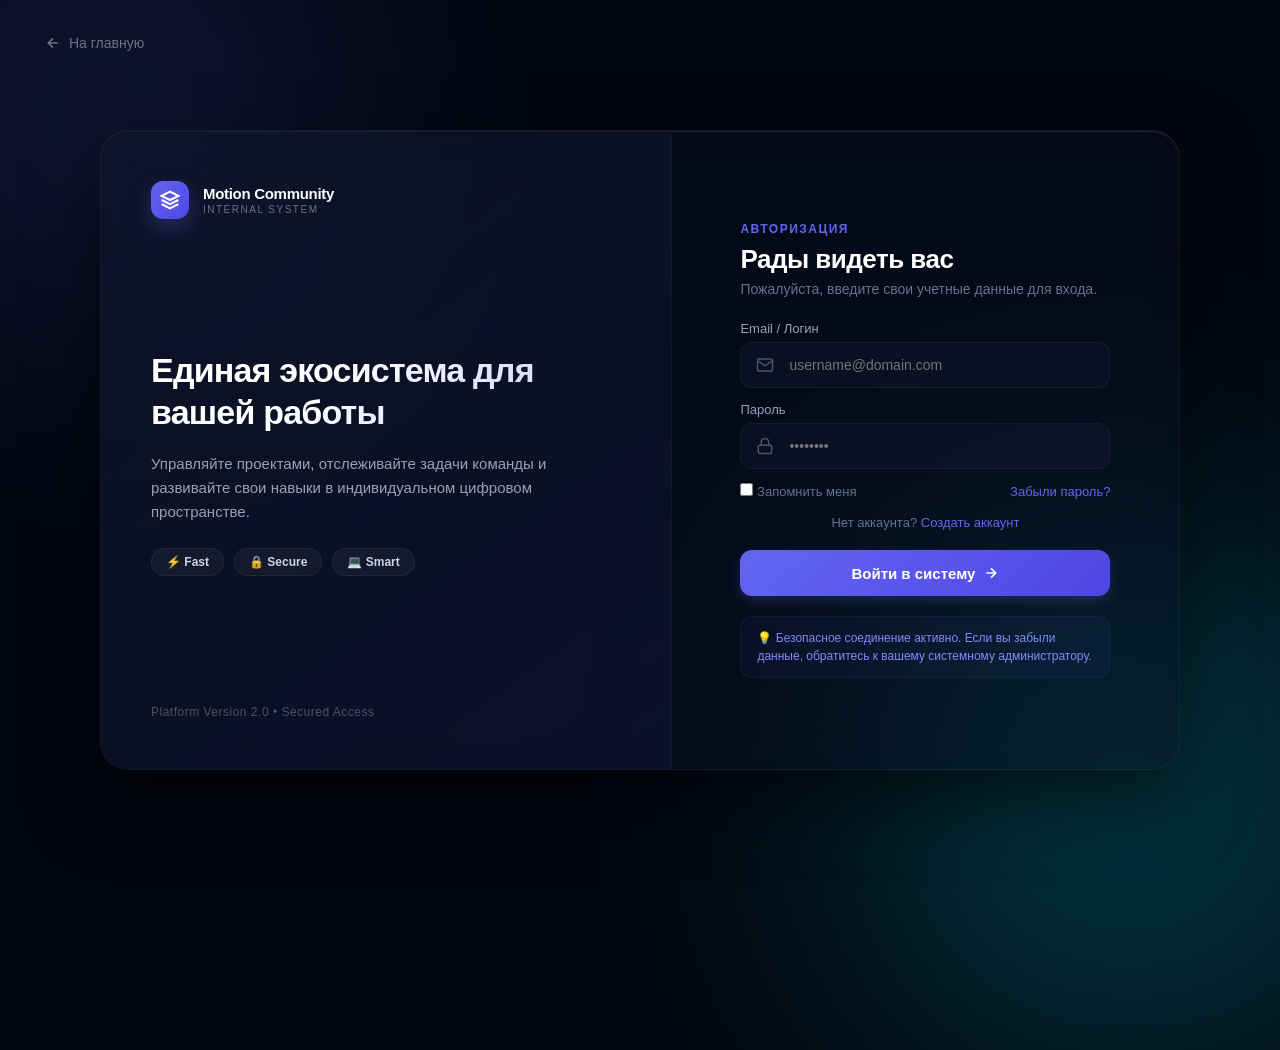
<file: dls/auth.html>
<!DOCTYPE html>
<html lang="ru">
<head>
    <meta charset="UTF-8">
    <meta name="viewport" content="width=device-width, initial-scale=1.0">
    <link rel="stylesheet" href="auth.css">
    <title>Authorization</title>
</head>
<body>
    <div id="toast-container" class="toast-container"></div>
    <div class="bg-sphere sphere-1"></div>
    <div class="bg-sphere sphere-2"></div>
    
    <a href="../index.html" class="back-to-home">
        <svg width="16" height="16" viewBox="0 0 24 24" fill="none" stroke="currentColor" stroke-width="2.5"><path d="M19 12H5M12 19l-7-7 7-7"/></svg>
        <span>На главную</span>
    </a>

    <div class="auth-wrapper">
        
        <div class="auth-left-panel">
            <div class="top-brand">
                <div class="custom-logo">
                    <svg width="20" height="20" viewBox="0 0 24 24" fill="none" stroke="#ffffff" stroke-width="2.5"><path d="M12 2L2 7l10 5 10-5-10-5zM2 17l10 5 10-5M2 12l10 5 10-5"/></svg>
                </div>
                <div class="brand-info">
                    <div class="brand-name">Motion Community</div>
                    <div class="brand-sub">INTERNAL SYSTEM</div>
                </div>
            </div>

            <div class="left-main-content">
                <h1 class="left-title">Единая экосистема для вашей работы</h1>
                <p class="left-desc">Управляйте проектами, отслеживайте задачи команды и развивайте свои навыки в индивидуальном цифровом пространстве.</p>
                
                <div class="features-list">
                    <span class="feature-tag">⚡ Fast</span>
                    <span class="feature-tag">🔒 Secure</span>
                    <span class="feature-tag">💻 Smart</span>
                </div>
            </div>

            <div class="left-footer">
                Platform Version 2.0 • Secured Access
            </div>
        </div>

        <div class="auth-right-panel">
            <div class="form-container">
                <span class="form-top-tag">Авторизация</span>
                <h2 class="form-main-title">Рады видеть вас</h2>
                <p class="form-main-desc">Пожалуйста, введите свои учетные данные для входа.</p>

                <form class="login-form" id="loginForm" novalidate>
                    <div class="input-block">
                        <label for="username">Email / Логин</label>
                        <div class="input-wrapper">
                            <svg class="input-icon" width="18" height="18" viewBox="0 0 24 24" fill="none" stroke="currentColor" stroke-width="2"><path d="M4 4h16c1.1 0 2 .9 2 2v12c0 1.1-.9 2-2 2H4c-1.1 0-2-.9-2-2V6c0-1.1.9-2 2-2z"/><polyline points="22,6 12,13 2,6"/></svg>
                            <input type="email" id="username" placeholder="username@domain.com" required>
                        </div>
                    </div>

                    <div class="input-block">
                        <label for="password">Пароль</label>
                        <div class="input-wrapper">
                            <svg class="input-icon" width="18" height="18" viewBox="0 0 24 24" fill="none" stroke="currentColor" stroke-width="2"><rect x="3" y="11" width="18" height="11" rx="2" ry="2"/><path d="M7 11V7a5 5 0 0 1 10 0v4"/></svg>
                            <input type="password" id="password" placeholder="••••••••" required>
                        </div>
                    </div>

                    <div class="form-options">
                        <label class="remember-me-container">
                            <input type="checkbox" id="rememberMe">
                            <span class="custom-checkbox"></span>
                            <span class="checkbox-text">Запомнить меня</span>
                        </label>
                        <a href="#forgot" class="forgot-link">Забыли пароль?</a>
                    </div>

                    <div class="form-options register-option">
                        <span class="checkbox-text">Нет аккаунта? <a href="register.html" class="forgot-link">Создать аккаунт</a></span>
                    </div>

                    <button type="submit" class="submit-btn">
                        <span>Войти в систему</span>
                        <svg width="16" height="16" viewBox="0 0 24 24" fill="none" stroke="currentColor" stroke-width="2.5"><path d="M5 12h14M12 5l7 7-7 7"/></svg>
                    </button>
                </form>

                <div class="info-notice-box">
                    💡 Безопасное соединение активно. Если вы забыли данные, обратитесь к вашему системному администратору.
                </div>
            </div>
        </div>

    </div>
    
</body>
<script src="script.js"></script>
</html>
</file>
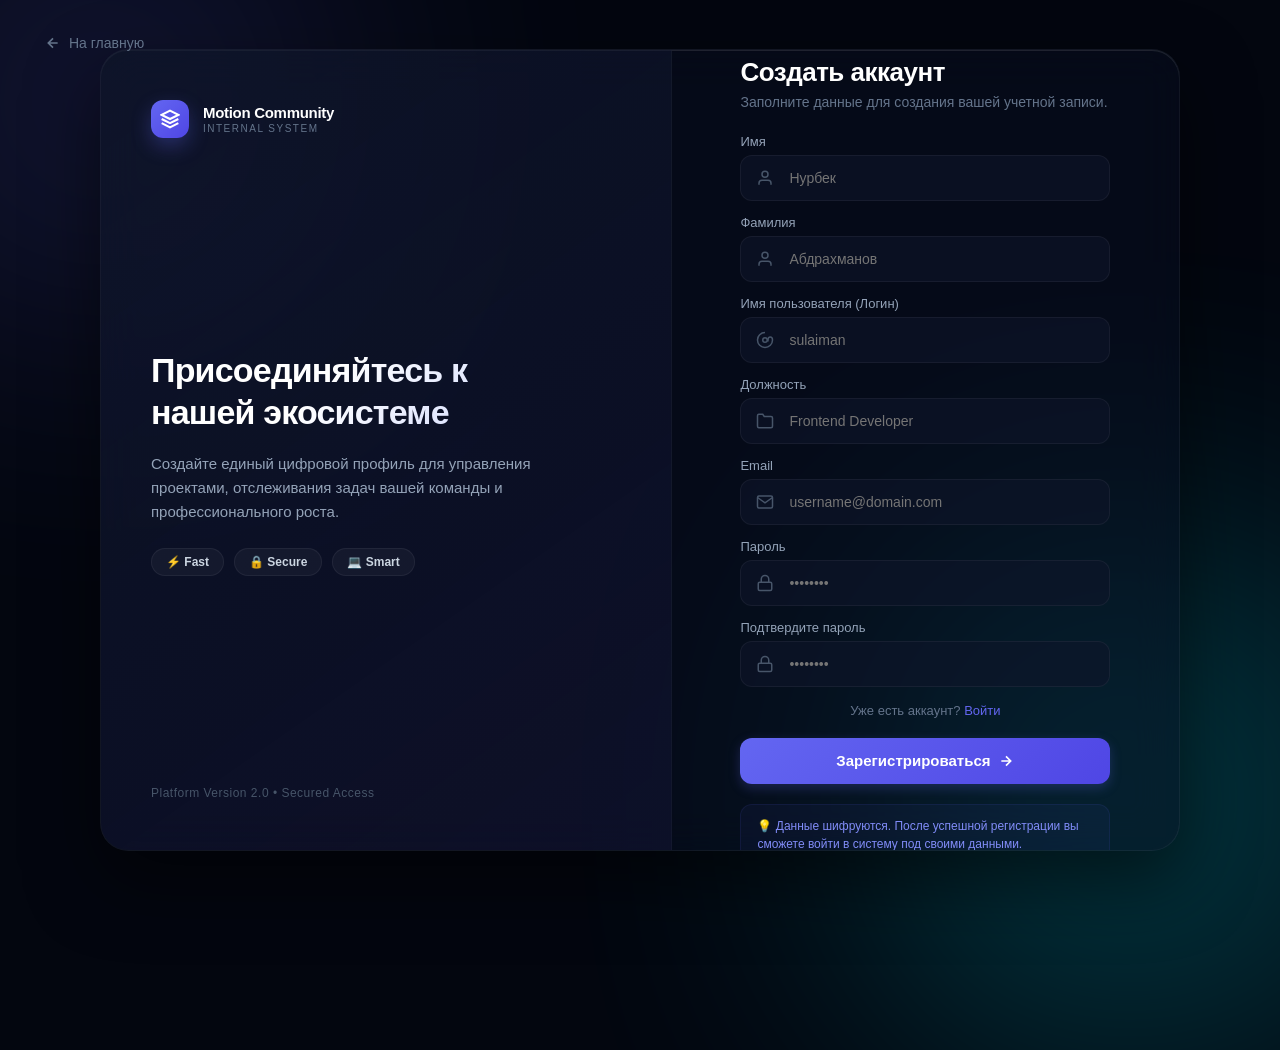
<file: dls/register.html>
<!DOCTYPE html>
<html lang="en">
<head>
    <meta charset="UTF-8">
    <meta name="viewport" content="width=device-width, initial-scale=1.0">
    <link rel="stylesheet" href="auth.css">
    <title>Register</title>
</head>
<body>
      
    <div id="toast-container" style="position: fixed; top: 20px; right: 20px; z-index: 9999;"></div>

    <div class="bg-sphere sphere-1"></div>
    <div class="bg-sphere sphere-2"></div>
    
    <a href="../index.html" class="back-to-home">
        <svg width="16" height="16" viewBox="0 0 24 24" fill="none" stroke="currentColor" stroke-width="2.5"><path d="M19 12H5M12 19l-7-7 7-7"/></svg>
        <span>На главную</span>
    </a>

    <div class="auth-wrapper">
        
        <div class="auth-left-panel">
            <div class="top-brand">
                <div class="custom-logo">
                    <svg width="20" height="20" viewBox="0 0 24 24" fill="none" stroke="#ffffff" stroke-width="2.5"><path d="M12 2L2 7l10 5 10-5-10-5zM2 17l10 5 10-5M2 12l10 5 10-5"/></svg>
                </div>
                <div class="brand-info">
                    <div class="brand-name">Motion Community</div>
                    <div class="brand-sub">INTERNAL SYSTEM</div>
                </div>
            </div>

            <div class="left-main-content">
                <h1 class="left-title">Присоединяйтесь к нашей экосистеме</h1>
                <p class="left-desc">Создайте единый цифровой профиль для управления проектами, отслеживания задач вашей команды и профессионального роста.</p>
                
                <div class="features-list">
                    <span class="feature-tag">⚡ Fast</span>
                    <span class="feature-tag">🔒 Secure</span>
                    <span class="feature-tag">💻 Smart</span>
                </div>
            </div>

            <div class="left-footer">
                Platform Version 2.0 • Secured Access
            </div>
        </div>

        <div class="auth-right-panel">
            <div class="form-container">
                <span class="form-top-tag">Регистрация</span>
                <h2 class="form-main-title">Создать аккаунт</h2>
                <p class="form-main-desc">Заполните данные для создания вашей учетной записи.</p>

                <form class="login-form" id="registerForm" novalidate>
                    <div class="input-block">
                        <label for="firstName">Имя</label>
                        <div class="input-wrapper">
                            <svg class="input-icon" width="18" height="18" viewBox="0 0 24 24" fill="none" stroke="currentColor" stroke-width="2"><path d="M20 21v-2a4 4 0 0 0-4-4H8a4 4 0 0 0-4 4v2"/><circle cx="12" cy="7" r="4"/></svg>
                            <input type="text" id="firstName" placeholder="Нурбек" required>
                        </div>
                    </div>

                    <div class="input-block">
                        <label for="lastName">Фамилия</label>
                        <div class="input-wrapper">
                            <svg class="input-icon" width="18" height="18" viewBox="0 0 24 24" fill="none" stroke="currentColor" stroke-width="2"><path d="M20 21v-2a4 4 0 0 0-4-4H8a4 4 0 0 0-4 4v2"/><circle cx="12" cy="7" r="4"/></svg>
                            <input type="text" id="lastName" placeholder="Абдрахманов" required>
                        </div>
                    </div>

                    <div class="input-block">
                        <label for="usernameInput">Имя пользователя (Логин)</label>
                        <div class="input-wrapper">
                            <svg class="input-icon" width="18" height="18" viewBox="0 0 24 24" fill="none" stroke="currentColor" stroke-width="2"><circle cx="12" cy="12" r="3"/><path d="M12 2a10 10 0 1 0 10 10c0-2.5-1.5-4-3-4s-3 1.5-3 4v2"/></svg>
                            <input type="text" id="usernameInput" placeholder="sulaiman" required>
                        </div>
                    </div>

                    <div class="input-block">
                        <label for="positionInput">Должность</label>
                        <div class="input-wrapper">
                            <svg class="input-icon" width="18" height="18" viewBox="0 0 24 24" fill="none" stroke="currentColor" stroke-width="2"><path d="M22 19a2 2 0 0 1-2 2H4a2 2 0 0 1-2-2V5a2 2 0 0 1 2-2h5l2 3h9a2 2 0 0 1 2 2z"/></svg>
                            <input type="text" id="positionInput" placeholder="Frontend Developer" required>
                        </div>
                    </div>

                    <div class="input-block">
                        <label for="emailInput">Email</label>
                        <div class="input-wrapper">
                            <svg class="input-icon" width="18" height="18" viewBox="0 0 24 24" fill="none" stroke="currentColor" stroke-width="2"><path d="M4 4h16c1.1 0 2 .9 2 2v12c0 1.1-.9 2-2 2H4c-1.1 0-2-.9-2-2V6c0-1.1.9-2 2-2z"/><polyline points="22,6 12,13 2,6"/></svg>
                            <input type="email" id="emailInput" placeholder="username@domain.com" required>
                        </div>
                    </div>

                    <div class="input-block">
                        <label for="password">Пароль</label>
                        <div class="input-wrapper">
                            <svg class="input-icon" width="18" height="18" viewBox="0 0 24 24" fill="none" stroke="currentColor" stroke-width="2"><rect x="3" y="11" width="18" height="11" rx="2" ry="2"/><path d="M7 11V7a5 5 0 0 1 10 0v4"/></svg>
                            <input type="password" id="password" placeholder="••••••••" required>
                        </div>
                    </div>

                    <div class="input-block">
                        <label for="confirmPassword">Подтвердите пароль</label>
                        <div class="input-wrapper">
                            <svg class="input-icon" width="18" height="18" viewBox="0 0 24 24" fill="none" stroke="currentColor" stroke-width="2"><rect x="3" y="11" width="18" height="11" rx="2" ry="2"/><path d="M7 11V7a5 5 0 0 1 10 0v4"/></svg>
                            <input type="password" id="confirmPassword" placeholder="••••••••" required>
                        </div>
                    </div>

                    <div class="form-options register-option">
                        <span class="checkbox-text">Уже есть аккаунт? <a href="auth.html" class="forgot-link">Войти</a></span>
                    </div>

                    <button type="submit" class="submit-btn">
                        <span>Зарегистрироваться</span>
                        <svg width="16" height="16" viewBox="0 0 24 24" fill="none" stroke="currentColor" stroke-width="2.5"><path d="M5 12h14M12 5l7 7-7 7"/></svg>
                    </button>
                </form>

                <div class="info-notice-box">
                    💡 Данные шифруются. После успешной регистрации вы сможете войти в систему под своими данными.
                </div>
            </div>
        </div>

    </div>
</body>
<script src="register.js"></script>
</html>
</file>
<file: dls/auth.css>
* {
  box-sizing: border-box;
  margin: 0;
  padding: 0;
}
body {
  font-family:
    -apple-system, BlinkMacSystemFont, "Segoe UI", Roboto, Helvetica, Arial,
    sans-serif;
  background-color: #03060f;
  color: #ffffff;
  min-height: 100vh;
  display: flex;
  align-items: center;
  justify-content: center;
  position: relative;
  overflow-x: hidden;
  padding: 40px 20px;
}

.bg-sphere {
  position: absolute;
  border-radius: 50%;
  filter: blur(140px);
  z-index: 1;
  opacity: 0.25;
}
.sphere-1 {
  width: 400px;
  height: 400px;
  background: #6366f1;
  top: -100px;
  left: -100px;
}
.sphere-2 {
  width: 500px;
  height: 500px;
  background: #00f2fe;
  bottom: -150px;
  right: -100px;
}

.back-to-home {
  position: absolute;
  top: 35px;
  left: 45px;
  color: #64748b;
  text-decoration: none;
  font-size: 14px;
  font-weight: 500;
  display: flex;
  align-items: center;
  gap: 8px;
  transition: all 0.3s ease;
  z-index: 10;
}
.back-to-home svg {
  transition: transform 0.3s ease;
}
.back-to-home:hover {
  color: #ffffff;
}
.back-to-home:hover svg {
  transform: translateX(-4px);
}

.auth-wrapper {
  display: flex;
  width: 100%;
  max-width: 1080px;
  min-height: 640px;
  height: auto;
  background: rgba(10, 17, 36, 0.45);
  backdrop-filter: blur(20px);
  -webkit-backdrop-filter: blur(20px);
  border-radius: 28px;
  overflow: hidden;
  z-index: 2;
  border: 1px solid rgba(255, 255, 255, 0.05);
  box-shadow:
    0 30px 70px rgba(0, 0, 0, 0.5),
    inset 0 1px 0 rgba(255, 255, 255, 0.1);
}

.auth-left-panel {
  flex: 1.1;
  background: linear-gradient(
    145deg,
    rgba(15, 23, 42, 0.6) 0%,
    rgba(30, 27, 75, 0.3) 100%
  );
  border-right: 1px solid rgba(255, 255, 255, 0.03);
  padding: 50px;
  display: flex;
  flex-direction: column;
  justify-content: space-between;
}
@media (max-width: 850px) {
  .auth-wrapper {
    flex-direction: column;
  }
  .auth-left-panel {
    border-right: none;
    border-bottom: 1px solid rgba(255, 255, 255, 0.03);
    padding: 40px 30px;
    gap: 30px;
  }
}
.top-brand {
  display: flex;
  align-items: center;
  gap: 14px;
}
.custom-logo {
  width: 38px;
  height: 38px;
  background: linear-gradient(135deg, #6366f1 0%, #4f46e5 100%);
  border-radius: 12px;
  display: flex;
  align-items: center;
  justify-content: center;
  box-shadow: 0 8px 20px rgba(99, 102, 241, 0.3);
}
.brand-name {
  font-size: 15px;
  font-weight: 700;
  letter-spacing: -0.3px;
}
.brand-sub {
  font-size: 10px;
  color: #64748b;
  letter-spacing: 1.5px;
  margin-top: 2px;
}
.left-main-content {
  max-width: 420px;
}
.left-title {
  font-size: 34px;
  font-weight: 800;
  line-height: 1.25;
  margin-bottom: 18px;
  letter-spacing: -0.8px;
  background: linear-gradient(135deg, #ffffff 40%, #c7d2fe 100%);
  -webkit-background-clip: text;
  -webkit-text-fill-color: transparent;
}
.left-desc {
  color: #94a3b8;
  font-size: 15px;
  line-height: 1.6;
  margin-bottom: 24px;
}
.features-list {
  display: flex;
  gap: 10px;
}
.feature-tag {
  background: rgba(255, 255, 255, 0.04);
  border: 1px solid rgba(255, 255, 255, 0.06);
  padding: 6px 14px;
  border-radius: 20px;
  font-size: 12px;
  font-weight: 600;
  color: #cbd5e1;
}
.left-footer {
  font-size: 12px;
  color: #475569;
  letter-spacing: 0.5px;
}

.auth-right-panel {
  flex: 1;
  display: flex;
  align-items: center;
  justify-content: center;
  padding: 40px;
  max-height: 800px;
  overflow-y: auto;
}
.form-container {
  width: 100%;
  max-width: 370px;
}
.form-top-tag {
  color: #6366f1;
  font-size: 12px;
  font-weight: 700;
  text-transform: uppercase;
  letter-spacing: 1.5px;
  display: block;
  margin-bottom: 8px;
}
.form-main-title {
  font-size: 26px;
  font-weight: 700;
  letter-spacing: -0.5px;
  margin-bottom: 6px;
}
.form-main-desc {
  color: #64748b;
  font-size: 14px;
  margin-bottom: 24px;
}
.login-form {
  display: flex;
  flex-direction: column;
  gap: 14px;
}
.input-block {
  display: flex;
  flex-direction: column;
  gap: 6px;
}
.input-block label {
  font-size: 13px;
  font-weight: 500;
  color: #94a3b8;
}
.input-wrapper {
  position: relative;
  display: flex;
  align-items: center;
}
.input-icon {
  position: absolute;
  left: 16px;
  color: #475569;
  pointer-events: none;
  transition: color 0.3s ease;
  display: flex;
  align-items: center;
  justify-content: center;
}
.input-wrapper input {
  width: 100%;
  height: 46px;
  background: rgba(15, 23, 42, 0.6);
  border: 1px solid rgba(255, 255, 255, 0.05);
  border-radius: 12px;
  padding: 0 16px 0 48px;
  color: #ffffff;
  font-size: 14px;
  outline: none;
  transition: all 0.3s ease;
}
.input-wrapper input:focus {
  border-color: #6366f1;
  background: rgba(15, 23, 42, 0.8);
  box-shadow: 0 0 0 4px rgba(99, 102, 241, 0.15);
}
.input-wrapper input:focus + .input-icon {
  color: #6366f1;
}
.form-options {
  display: flex;
  justify-content: space-between;
  align-items: center;
  font-size: 13px;
}
.register-option {
  justify-content: center;
  margin-top: 2px;
}
.checkbox-text {
  color: #64748b;
}
.forgot-link {
  color: #6366f1;
  text-decoration: none;
  font-weight: 500;
  transition: color 0.2s ease;
}
.forgot-link:hover {
  color: #818cf8;
  text-decoration: underline;
}
.submit-btn {
  height: 46px;
  background: linear-gradient(135deg, #6366f1 0%, #4f46e5 100%);
  border: none;
  border-radius: 12px;
  color: #ffffff;
  font-size: 15px;
  font-weight: 600;
  display: flex;
  align-items: center;
  justify-content: center;
  gap: 8px;
  cursor: pointer;
  transition: all 0.3s ease;
  box-shadow: 0 4px 12px rgba(99, 102, 241, 0.25);
  margin-top: 6px;
}
.submit-btn:hover {
  transform: translateY(-1px);
  box-shadow: 0 6px 20px rgba(99, 102, 241, 0.35);
}
.submit-btn svg {
  transition: transform 0.3s ease;
}
.submit-btn:hover svg {
  transform: translateX(3px);
}
.info-notice-box {
  margin-top: 20px;
  background: rgba(99, 102, 241, 0.05);
  border: 1px solid rgba(99, 102, 241, 0.1);
  border-radius: 12px;
  padding: 12px 16px;
  font-size: 12px;
  color: #818cf8;
  line-height: 1.5;
}

/* Стили валидации */
.error-active input {
  border-color: #ef4444 !important;
  box-shadow: 0 0 0 4px rgba(239, 68, 68, 0.15) !important;
}
.shake-animation {
  animation: shake 0.4s ease-in-out;
}
@keyframes shake {
  0%,
  100% {
    transform: translateX(0);
  }
  20%,
  60% {
    transform: translateX(-6px);
  }
  40%,
  80% {
    transform: translateX(6px);
  }
}
.toast-container {
  position: fixed;
  top: 24px;
  right: 24px;
  z-index: 9999;
  display: flex;
  flex-direction: column;
  gap: 12px;
}
.toast-notification {
  background: rgba(10, 17, 36, 0.7);
  backdrop-filter: blur(12px);
  -webkit-backdrop-filter: blur(12px);
  border: 1px solid rgba(99, 102, 241, 0.2);
  box-shadow:
    0 10px 30px rgba(0, 0, 0, 0.3),
    inset 0 1px 0 rgba(255, 255, 255, 0.1);
  padding: 16px 24px;
  border-radius: 14px;
  color: #ffffff;
  font-size: 14px;
  font-weight: 500;
  display: flex;
  align-items: center;
  gap: 12px;
  min-width: 300px;
  transform: translateX(120%);
  transition: transform 0.4s cubic-bezier(0.175, 0.885, 0.32, 1.275);
}
.toast-notification.show {
  transform: translateX(0);
}
.toast-icon {
  font-size: 18px;
  background: linear-gradient(135deg, #6366f1 0%, #4f46e5 100%);
  width: 28px;
  height: 28px;
  display: flex;
  align-items: center;
  justify-content: center;
  border-radius: 50%;
}
</file>
